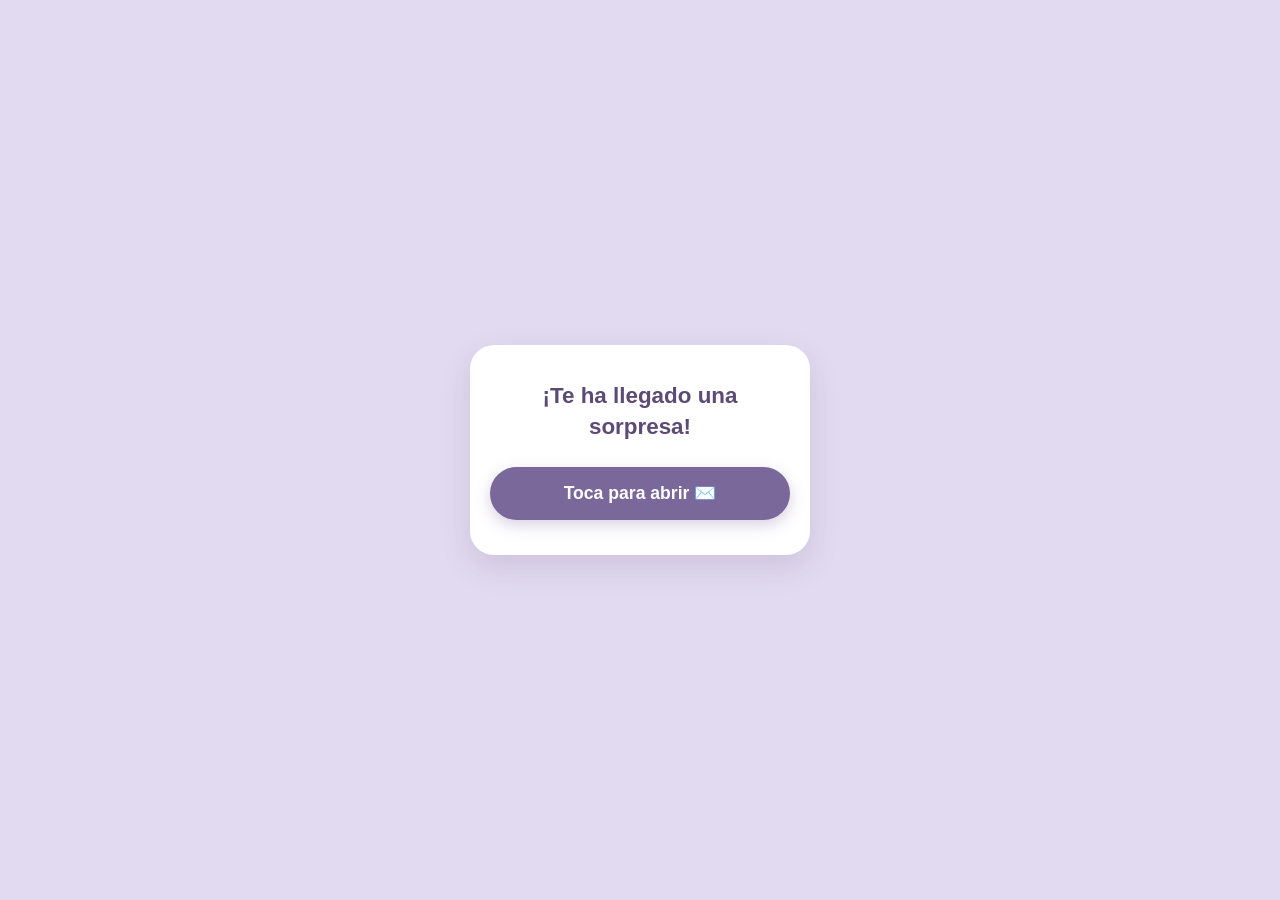
<file: index.html>
<!DOCTYPE html>
<html lang="es">
<head>
  <meta charset="UTF-8">
  <meta name="viewport" content="width=device-width, initial-scale=1.0, maximum-scale=1.0, user-scalable=no">
  <title>Baby Shower</title>
  <link rel="stylesheet" href="edicion.css">
</head>
<body>

  <!-- PANTALLA 1: El botón que el usuario DEBE tocar para permitir el sonido -->
  <div id="gatekeeper" class="gatekeeper-screen">
    <div class="gatekeeper-box">
      <h2>¡Te ha llegado una sorpresa!</h2>
      <button class="play-btn" ontouchstart="startExperience()" onclick="startExperience()">Toca para abrir ✉️</button>
    </div>
  </div>

  <!-- PANTALLA 2: El video empieza con sonido después del clic -->
  <div id="welcomeScreen" class="welcome-screen hidden">
    <!-- ATENCIÓN: Aquí NO va la palabra 'muted' para que pueda sonar -->
    <video loop playsinline id="bgVideo" class="bg-video">
      <source src="ciguena.mp4" type="video/mp4">
    </video>

    <h1 class="main-title">¡Una entrega especial para el Baby Shower!</h1>

    <div class="bottom-content">
      <p class="custom-instruction">Presiona aquí para ver la invitación</p>
      <button class="action-btn" ontouchstart="openInvitation()" onclick="openInvitation()">Ver invitación</button>
    </div>
  </div>

  <script src="ciguena"></script>
</body>
</html>
</file>
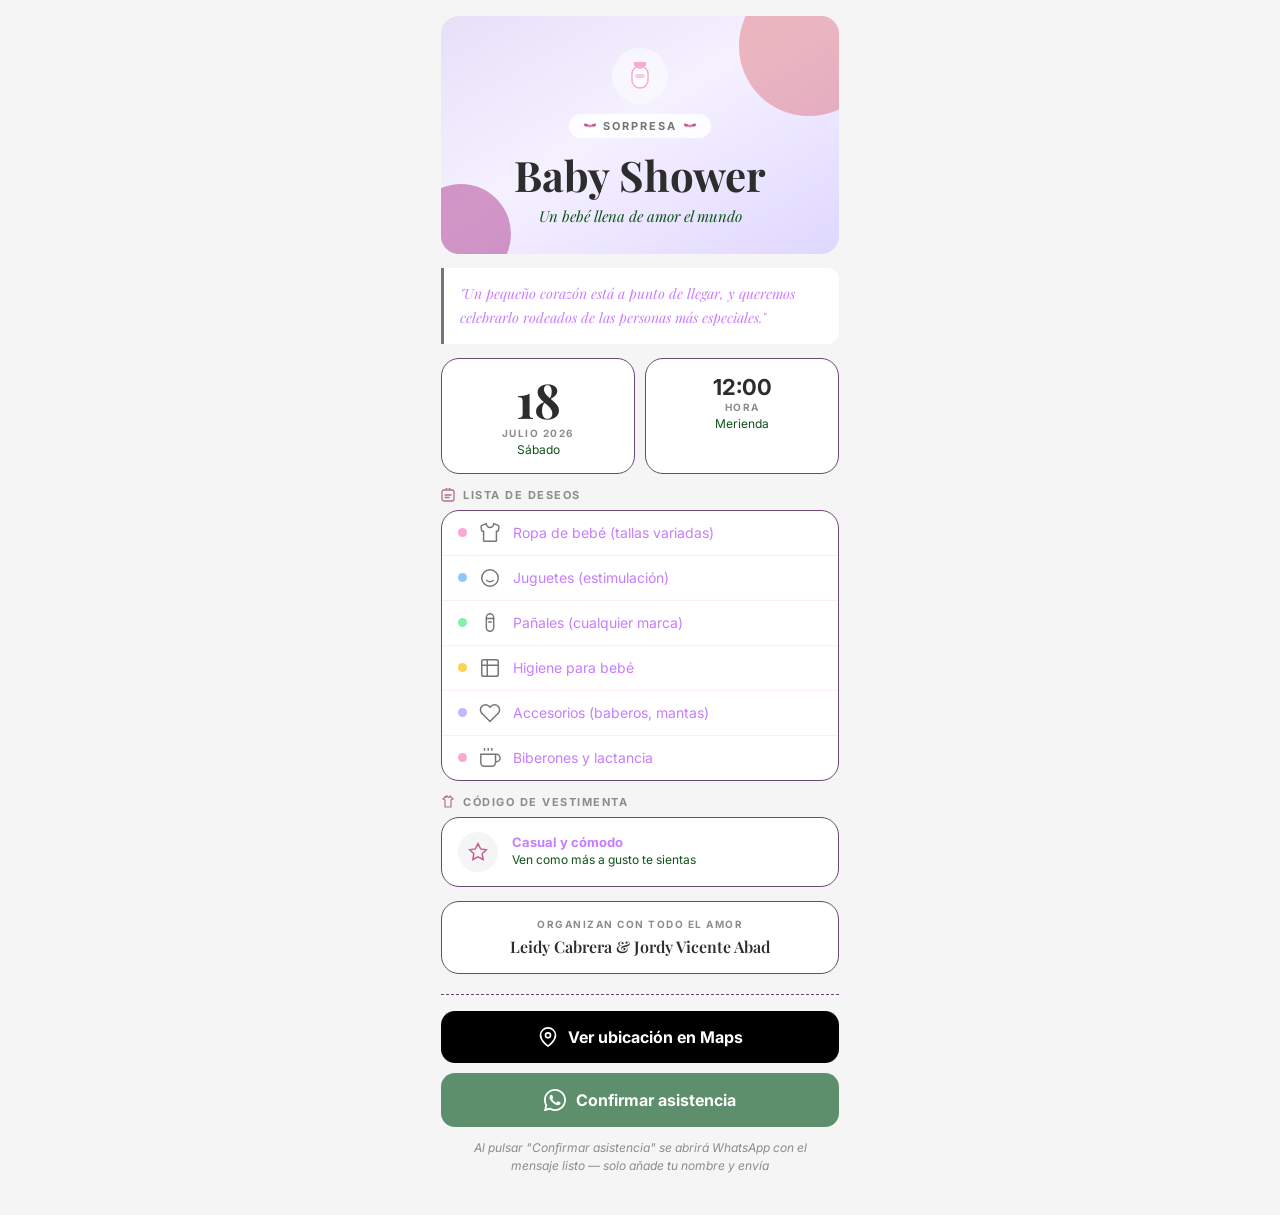
<file: BAY SHOWER/Invitacion/index.html>
<!DOCTYPE html>
<html lang="es">
<head>
<meta charset="UTF-8">
<meta name="viewport" content="width=device-width, initial-scale=1.0, maximum-scale=1.0, user-scalable=no">
<meta name="apple-mobile-web-app-capable" content="yes">
<title>Baby Shower</title>
<link rel="preconnect" href="https://fonts.googleapis.com">
<link rel="preconnect" href="https://fonts.gstatic.com" crossorigin>
<link href="https://fonts.googleapis.com/css2?family=Playfair+Display:ital,wght@0,500;0,700;1,400&family=Inter:wght@400;500;600;700&display=swap" rel="stylesheet">
<style>
:root {
  --pink-deep:  #2d2d2d;
  --pink-mid:   #757575;
  --pink-soft:  #d1d1d1;
  --pink-pale:  #f5f5f5;
  --blue-soft:  #e0e6e6;
  --blue-btn:   #000000;
  --green-wa:   #5d8f6d;
  --white:      #ffffff;
  --text-dark:  #c77dff;
  --text-mid:   #0e5219;
  --text-muted: #8c8c8c;
  --border:     #6c4675;
  --radius-card: 18px;
  --radius-btn:  14px;
}

* { box-sizing: border-box; margin: 0; padding: 0; -webkit-tap-highlight-color: transparent; }

html, body {
  min-height: 100%;
  background: var(--pink-pale);
  font-family: 'Inter', -apple-system, BlinkMacSystemFont, 'Segoe UI', sans-serif;
  -webkit-font-smoothing: antialiased;
}

.page {
  max-width: 430px;
  margin: 0 auto;
  padding: 16px 16px 40px;
}

/* ── HEADER ── */
.header {
  background: linear-gradient(150deg, #E6E0F8 0%, #F5F1FF 45%, #DFD7FF 100%);
  border-radius: var(--radius-card);
  text-align: center;
  padding: 32px 20px 28px;
  position: relative;
  overflow: hidden;
  margin-bottom: 14px;
}
.header::before {
  content: '';
  position: absolute; top: -40px; right: -40px;
  width: 140px; height: 140px;
  background: rgba(207, 7, 7, 0.25);
  border-radius: 50%;
}
.header::after {
  content: '';
  position: absolute; bottom: -30px; left: -30px;
  width: 100px; height: 100px;
  background: rgba(155, 14, 113, 0.4);
  border-radius: 50%;
}

.badge {
  display: inline-flex;
  align-items: center;
  gap: 6px;
  background: rgba(255,255,255,0.88);
  border-radius: 20px;
  padding: 5px 14px;
  font-size: 11px;
  font-weight: 700;
  letter-spacing: 2px;
  color: var(--pink-mid);
  text-transform: uppercase;
  margin-bottom: 14px;
}

.header-icon {
  display: block;
  margin: 0 auto 10px;
}

.title {
  font-family: 'Playfair Display', Georgia, serif;
  font-size: 42px;
  font-weight: 700;
  color: var(--pink-deep);
  line-height: 1.1;
  margin-bottom: 8px;
}

.tagline {
  font-family: 'Playfair Display', Georgia, serif;
  font-style: italic;
  font-size: 15px;
  color: var(--text-mid);
}


/* ── PHRASE ── */
.phrase {
  background: var(--white);
  border-left: 3px solid var(--pink-mid);
  border-radius: 0 12px 12px 0;
  padding: 14px 16px;
  margin-bottom: 14px;
  font-family: 'Playfair Display', serif;
  font-style: italic;
  font-size: 14px;
  color: var(--text-dark);
  line-height: 1.7;
}

/* ── INFO GRID ── */
.info-grid {
  display: grid;
  grid-template-columns: 1fr 1fr;
  gap: 10px;
  margin-bottom: 14px;
}

.info-card {
  background: var(--white);
  border-radius: var(--radius-card);
  padding: 16px 12px;
  text-align: center;
  border: 1px solid var(--border);
}

.info-card .date-num {
  font-family: 'Playfair Display', serif;
  font-size: 48px;
  font-weight: 700;
  color: var(--pink-deep);
  line-height: 1;
  margin-bottom: 4px;
}
.info-card .ic-label {
  font-size: 10px;
  font-weight: 700;
  text-transform: uppercase;
  letter-spacing: 1.5px;
  color: var(--text-muted);
  margin-bottom: 2px;
}
.info-card .ic-value {
  font-size: 22px;
  font-weight: 700;
  color: var(--pink-deep);
  line-height: 1.1;
  margin-bottom: 2px;
}
.info-card .ic-sub {
  font-size: 12px;
  color: var(--text-mid);
  margin-top: 3px;
}

/* ── SECTION LABEL ── */
.section-label {
  display: flex;
  align-items: center;
  gap: 8px;
  font-size: 11px;
  font-weight: 700;
  text-transform: uppercase;
  letter-spacing: 1.5px;
  color: var(--text-muted);
  margin-bottom: 8px;
  margin-top: 4px;
}
.section-label svg { flex-shrink: 0; }

/* ── WISHLIST ── */
.wishlist {
  background: var(--white);
  border-radius: var(--radius-card);
  border: 1px solid var(--border);
  overflow: hidden;
  margin-bottom: 14px;
}
.wish-item {
  display: flex;
  align-items: center;
  gap: 12px;
  padding: 11px 16px;
  border-bottom: 1px solid #fceef6;
  font-size: 14px;
  color: var(--text-dark);
}
.wish-item:last-child { border-bottom: none; }
.wish-dot {
  width: 9px; height: 9px;
  border-radius: 50%;
  flex-shrink: 0;
}
.wish-icon {
  width: 22px; height: 22px;
  flex-shrink: 0;
  color: var(--pink-mid);
}

/* ── DRESS & ORGANIZERS ── */
.info-row {
  background: var(--white);
  border-radius: var(--radius-card);
  border: 1px solid var(--border);
  padding: 14px 16px;
  margin-bottom: 14px;
  display: flex;
  align-items: center;
  gap: 14px;
}
.info-row-icon {
  width: 40px; height: 40px;
  border-radius: 50%;
  background: var(--pink-pale);
  display: flex; align-items: center; justify-content: center;
  flex-shrink: 0;
}
.info-row-text { flex: 1; }
.info-row-title {
  font-size: 13px; font-weight: 700; color: var(--text-dark); margin-bottom: 2px;
}
.info-row-sub {
  font-size: 12px; color: var(--text-mid); line-height: 1.4;
}

.org-card {
  background: var(--white);
  border-radius: var(--radius-card);
  border: 1px solid var(--border);
  padding: 16px;
  text-align: center;
  margin-bottom: 20px;
}
.org-label-text {
  font-size: 10px; font-weight: 700;
  text-transform: uppercase; letter-spacing: 1.5px;
  color: var(--text-muted); margin-bottom: 6px;
}
.org-names {
  font-family: 'Playfair Display', serif;
  font-size: 16px; font-weight: 600; color: var(--pink-deep);
}

/* ── BUTTONS ── */
.divider-line {
  border: none; border-top: 1px dashed var(--border);
  margin-bottom: 16px;
}

.btn-maps {
  display: flex;
  align-items: center;
  justify-content: center;
  gap: 10px;
  background: var(--blue-btn);
  color: var(--white);
  text-decoration: none;
  border-radius: var(--radius-btn);
  padding: 16px 20px;
  font-size: 16px;
  font-weight: 700;
  margin-bottom: 10px;
  -webkit-appearance: none;
  cursor: pointer;
  width: 100%;
  border: none;
  /* iOS active state */
  transition: opacity 0.15s;
}
.btn-maps:active { opacity: 0.82; }

.btn-confirm {
  display: flex;
  align-items: center;
  justify-content: center;
  gap: 10px;
  background: var(--green-wa);
  color: var(--white);
  text-decoration: none;
  border-radius: var(--radius-btn);
  padding: 16px 20px;
  font-size: 16px;
  font-weight: 700;
  -webkit-appearance: none;
  cursor: pointer;
  width: 100%;
  border: none;
  transition: opacity 0.15s;
}
.btn-confirm:active { opacity: 0.82; }

.footer-note {
  text-align: center;
  margin-top: 12px;
  font-size: 12px;
  color: var(--text-muted);
  font-style: italic;
  line-height: 1.5;
  padding: 0 8px;
}

/* ── ANIMATIONS ── */
@media (prefers-reduced-motion: no-preference) {
  .page > * { animation: fadeUp 0.4s ease both; }
  .page > *:nth-child(2) { animation-delay: 0.06s; }
  .page > *:nth-child(3) { animation-delay: 0.12s; }
  .page > *:nth-child(4) { animation-delay: 0.18s; }
  @keyframes fadeUp {
    from { opacity: 0; transform: translateY(12px); }
    to   { opacity: 1; transform: translateY(0); }
  }
}
</style>
</head>
<body>
<div class="page">

  <!-- HEADER -->
  <div class="header">
    <!-- Baby bottle SVG icon — no emoji, renders identically everywhere -->
    <svg class="header-icon" width="56" height="56" viewBox="0 0 56 56" fill="none" xmlns="http://www.w3.org/2000/svg">
      <rect width="56" height="56" rx="28" fill="rgba(255,255,255,0.5)"/>
      <path d="M22 14h12v4H22z" rx="2" fill="#f9a8d4"/>
      <rect x="20" y="18" width="16" height="22" rx="8" fill="white" stroke="#f9a8d4" stroke-width="1.5"/>
      <rect x="23" y="26" width="10" height="4" rx="2" fill="#f9a8d4" opacity="0.6"/>
      <path d="M24 18 Q28 22 32 18" stroke="#f9a8d4" stroke-width="1.5" fill="none"/>
    </svg>

    <div class="badge">
      <!-- Bow SVG -->
      <svg width="14" height="10" viewBox="0 0 14 10" fill="none">
        <path d="M7 5 C5 3 1 1 1 4 C1 6 4 6 7 5Z" fill="#c06090"/>
        <path d="M7 5 C9 3 13 1 13 4 C13 6 10 6 7 5Z" fill="#c06090"/>
        <circle cx="7" cy="5" r="1.5" fill="#e080b0"/>
      </svg>
      Sorpresa
      <svg width="14" height="10" viewBox="0 0 14 10" fill="none">
        <path d="M7 5 C5 3 1 1 1 4 C1 6 4 6 7 5Z" fill="#c06090"/>
        <path d="M7 5 C9 3 13 1 13 4 C13 6 10 6 7 5Z" fill="#c06090"/>
        <circle cx="7" cy="5" r="1.5" fill="#e080b0"/>
      </svg>
    </div>

    <div class="title">Baby Shower</div>
    <div class="tagline">Un bebé llena de amor el mundo</div>
  </div>



  <!-- PHRASE -->
  <div class="phrase">
    "Un pequeño corazón está a punto de llegar, y queremos celebrarlo rodeados de las personas más especiales."
  </div>

  <!-- DATE & TIME -->
  <div class="info-grid">
    <div class="info-card">
      <div class="date-num">18</div>
      <div class="ic-label">Julio 2026</div>
      <div class="ic-sub">Sábado</div>
    </div>
    <div class="info-card">
      <div class="ic-value">12:00</div>
      <div class="ic-label">Hora</div>
      <div class="ic-sub">Merienda</div>
    </div>
  </div>

  <!-- WISHLIST -->
  <div class="section-label">
    <svg width="14" height="14" viewBox="0 0 14 14" fill="none"><rect x="1" y="2" width="12" height="11" rx="2" stroke="#b07090" stroke-width="1.3"/><path d="M5 2V1.5a2 2 0 1 1 4 0V2" stroke="#b07090" stroke-width="1.3"/><path d="M4 7h6M4 9.5h4" stroke="#b07090" stroke-width="1.3" stroke-linecap="round"/></svg>
    Lista de deseos
  </div>
  <div class="wishlist">
    <div class="wish-item">
      <div class="wish-dot" style="background:#f9a8d4"></div>
      <svg class="wish-icon" viewBox="0 0 24 24" fill="none" stroke="currentColor" stroke-width="1.6"><path d="M20.38 3.46L16 2a4 4 0 0 1-8 0L3.62 3.46a2 2 0 0 0-1.34 2.23l.58 3.57a1 1 0 0 0 .99.84H5v10a1 1 0 0 0 1 1h12a1 1 0 0 0 1-1V10h1.15a1 1 0 0 0 .99-.84l.58-3.57a2 2 0 0 0-1.34-2.23z"/></svg>
      <span>Ropa de bebé (tallas variadas)</span>
    </div>
    <div class="wish-item">
      <div class="wish-dot" style="background:#93c5fd"></div>
      <svg class="wish-icon" viewBox="0 0 24 24" fill="none" stroke="currentColor" stroke-width="1.6"><circle cx="12" cy="12" r="9"/><path d="M8 14s1.5 2 4 2 4-2 4-2"/><line x1="9" y1="9" x2="9.01" y2="9"/><line x1="15" y1="9" x2="15.01" y2="9"/></svg>
      <span>Juguetes (estimulación)</span>
    </div>
    <div class="wish-item">
      <div class="wish-dot" style="background:#86efac"></div>
      <svg class="wish-icon" viewBox="0 0 24 24" fill="none" stroke="currentColor" stroke-width="1.6"><path d="M12 2a4 4 0 0 1 4 4v1H8V6a4 4 0 0 1 4-4z"/><path d="M8 7v10a4 4 0 0 0 8 0V7"/><path d="M10 11h4"/></svg>
      <span>Pañales (cualquier marca)</span>
    </div>
    <div class="wish-item">
      <div class="wish-dot" style="background:#fcd34d"></div>
      <svg class="wish-icon" viewBox="0 0 24 24" fill="none" stroke="currentColor" stroke-width="1.6"><path d="M9 3H5a2 2 0 0 0-2 2v4m6-6h10a2 2 0 0 1 2 2v4M9 3v18m0 0h10a2 2 0 0 0 2-2V9M9 21H5a2 2 0 0 1-2-2V9m0 0h18"/></svg>
      <span>Higiene para bebé</span>
    </div>
    <div class="wish-item">
      <div class="wish-dot" style="background:#c4b5fd"></div>
      <svg class="wish-icon" viewBox="0 0 24 24" fill="none" stroke="currentColor" stroke-width="1.6"><path d="M20.84 4.61a5.5 5.5 0 0 0-7.78 0L12 5.67l-1.06-1.06a5.5 5.5 0 0 0-7.78 7.78l1.06 1.06L12 21.23l7.78-7.78 1.06-1.06a5.5 5.5 0 0 0 0-7.78z"/></svg>
      <span>Accesorios (baberos, mantas)</span>
    </div>
    <div class="wish-item">
      <div class="wish-dot" style="background:#f9a8d4"></div>
      <svg class="wish-icon" viewBox="0 0 24 24" fill="none" stroke="currentColor" stroke-width="1.6"><path d="M18 8h1a4 4 0 0 1 0 8h-1"/><path d="M2 8h16v9a4 4 0 0 1-4 4H6a4 4 0 0 1-4-4V8z"/><line x1="6" y1="1" x2="6" y2="4"/><line x1="10" y1="1" x2="10" y2="4"/><line x1="14" y1="1" x2="14" y2="4"/></svg>
      <span>Biberones y lactancia</span>
    </div>
  </div>

  <!-- DRESS CODE -->
  <div class="section-label">
    <svg width="14" height="14" viewBox="0 0 14 14" fill="none"><path d="M5 1L2 4l2 1v7h6V5l2-1-3-3-1 1.5L7 2l-1-1-1 1.5L5 1z" stroke="#b07090" stroke-width="1.2" stroke-linejoin="round"/></svg>
    Código de vestimenta
  </div>
  <div class="info-row" style="margin-bottom:14px">
    <div class="info-row-icon">
      <svg width="20" height="20" viewBox="0 0 24 24" fill="none" stroke="#c06090" stroke-width="1.8"><path d="M12 2l3.09 6.26L22 9.27l-5 4.87 1.18 6.88L12 17.77l-6.18 3.25L7 14.14 2 9.27l6.91-1.01L12 2z"/></svg>
    </div>
    <div class="info-row-text">
      <div class="info-row-title">Casual y cómodo</div>
      <div class="info-row-sub">Ven como más a gusto te sientas</div>
    </div>
  </div>

  <!-- ORGANIZERS -->
  <div class="org-card">
    <div class="org-label-text">Organizan con todo el amor</div>
    <div class="org-names">Leidy Cabrera &amp; Jordy Vicente Abad</div>
  </div>

  <hr class="divider-line">

  <!-- MAPS BUTTON -->
  <!-- iOS: maps:// deep link with fallback to Google Maps URL -->
  <a class="btn-maps"
     href="https://maps.app.goo.gl/DRmSBZDxuDxQxw3R8"
     onclick="
       var ua = navigator.userAgent;
       if (/iPhone|iPad|iPod/.test(ua)) {
         window.location.href = 'maps://?q=Baby+Shower&saddr=&daddr=Avda+de+los+Toreros';
         setTimeout(function(){ window.open('https://maps.app.goo.gl/DRmSBZDxuDxQxw3R8','_blank'); }, 800);
         return false;
       }
     ">
    <svg width="20" height="20" viewBox="0 0 24 24" fill="none" stroke="currentColor" stroke-width="2" stroke-linecap="round" stroke-linejoin="round">
      <path d="M21 10c0 7-9 13-9 13s-9-6-9-13a9 9 0 0 1 18 0z"/>
      <circle cx="12" cy="10" r="3"/>
    </svg>
    Ver ubicación en Maps
  </a>

  <!-- WHATSAPP CONFIRM BUTTON -->
  <!-- wa.me works on both iOS and Android -->
  <a class="btn-confirm"
     href="https://wa.me/34603460945?text=%C2%A1Hola!%20Confirmo%20mi%20asistencia%20al%20Baby%20Shower%20del%2018%20de%20julio%20%F0%9F%8D%BC%E2%9C%A8%20Mi%20nombre%20es%3A%20">
    <svg width="22" height="22" viewBox="0 0 24 24" fill="currentColor" xmlns="http://www.w3.org/2000/svg">
      <path d="M17.472 14.382c-.297-.149-1.758-.867-2.03-.967-.273-.099-.471-.148-.67.15-.197.297-.767.966-.94 1.164-.173.199-.347.223-.644.075-.297-.15-1.255-.463-2.39-1.475-.883-.788-1.48-1.761-1.653-2.059-.173-.297-.018-.458.13-.606.134-.133.298-.347.446-.52.149-.174.198-.298.298-.497.099-.198.05-.371-.025-.52-.075-.149-.669-1.612-.916-2.207-.242-.579-.487-.5-.669-.51-.173-.008-.371-.01-.57-.01-.198 0-.52.074-.792.372-.272.297-1.04 1.016-1.04 2.479 0 1.462 1.065 2.875 1.213 3.074.149.198 2.096 3.2 5.077 4.487.709.306 1.262.489 1.694.625.712.227 1.36.195 1.871.118.571-.085 1.758-.719 2.006-1.413.248-.694.248-1.289.173-1.413-.074-.124-.272-.198-.57-.347z"/>
      <path d="M12 0C5.373 0 0 5.373 0 12c0 2.138.562 4.144 1.542 5.879L.057 23.428a.5.5 0 0 0 .619.612l5.701-1.523A11.95 11.95 0 0 0 12 24c6.627 0 12-5.373 12-12S18.627 0 12 0zm0 22c-1.9 0-3.677-.524-5.196-1.432l-.372-.22-3.855 1.03 1.012-3.74-.241-.386A9.95 9.95 0 0 1 2 12C2 6.486 6.486 2 12 2s10 4.486 10 10-4.486 10-10 10z"/>
    </svg>
    Confirmar asistencia
  </a>

  <p class="footer-note">
    Al pulsar "Confirmar asistencia" se abrirá WhatsApp con el mensaje listo — solo añade tu nombre y envía
  </p>

</div>
</body>
</html>
</file>
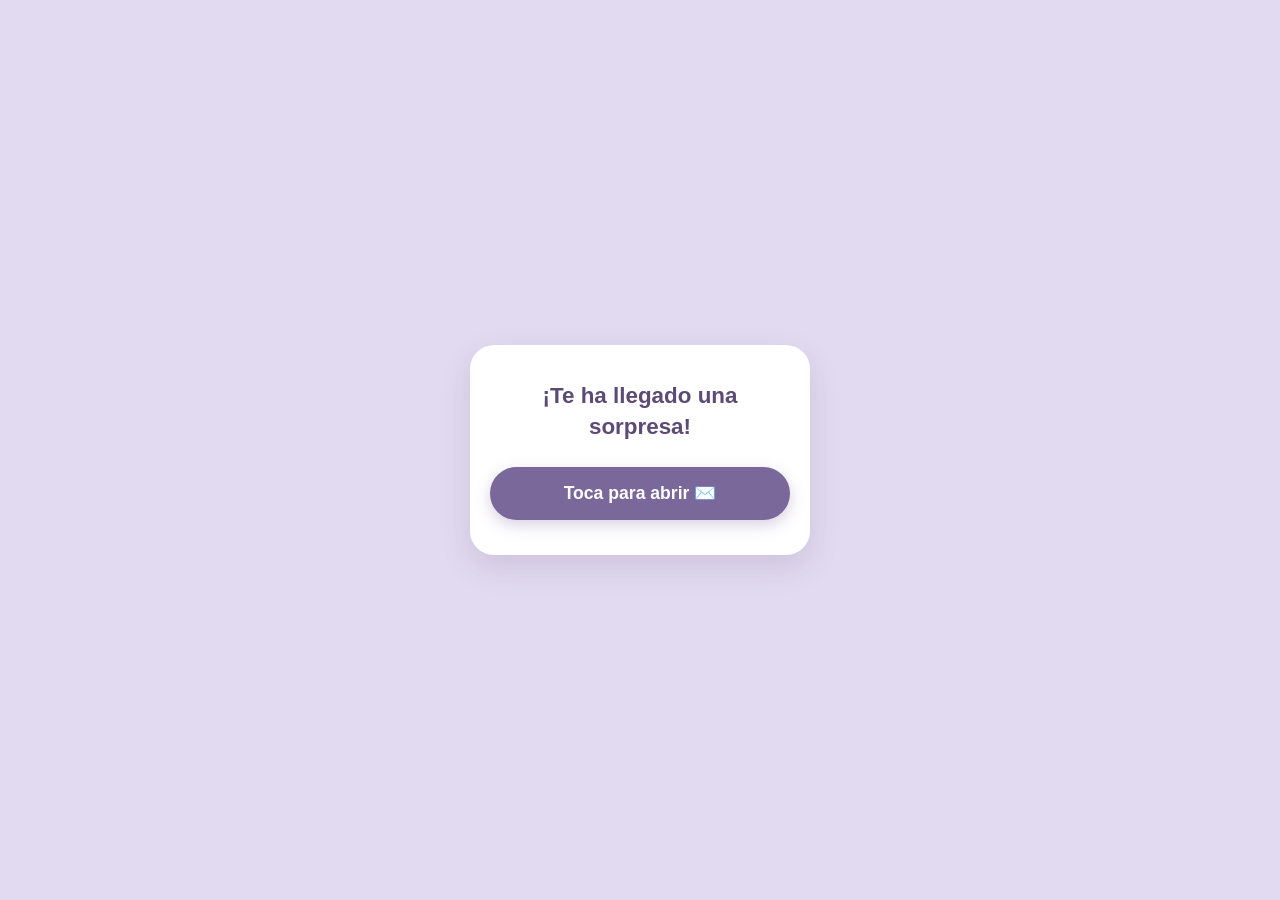
<file: BAY SHOWER/entrada.html>
<!DOCTYPE html>
<html lang="es">
<head>
  <meta charset="UTF-8">
  <meta name="viewport" content="width=device-width, initial-scale=1.0, maximum-scale=1.0, user-scalable=no">
  <title>Baby Shower</title>
  <!-- Enlace exacto a tu archivo edicion.css -->
  <link rel="stylesheet" href="edicion.css">
</head>
<body>

  <!-- PANTALLA 1: Botón de entrada para activar el sonido -->
  <div id="gatekeeper" class="gatekeeper-screen">
    <div class="gatekeeper-box">
      <h2>¡Te ha llegado una sorpresa!</h2>
      <button class="play-btn" ontouchstart="startExperience()" onclick="startExperience()">Toca para abrir ✉️</button>
    </div>
  </div>

  <!-- PANTALLA 2: Reproducción del video de la cigüeña -->
  <div id="welcomeScreen" class="welcome-screen hidden">
    <video loop muted playsinline id="bgVideo" class="bg-video">
      <source src="ciguena.mp4" type="video/mp4">
    </video>

    <h1 class="main-title">¡Una entrega especial para el Baby Shower!</h1>

    <div class="bottom-content">
      <p class="custom-instruction">Presiona aquí para ver la invitación</p>
      <button class="action-btn" ontouchstart="openInvitation()" onclick="openInvitation()">Ver invitación</button>
    </div>
  </div>

  <!-- Enlace exacto a tu archivo de script ciguena -->
  <script src="ciguena"></script>
</body>
</html>
</file>
<file: edicion.css>
/* ==========================================
   1. RESET GENERAL OPTIMIZADO PARA MÓVILES
   ========================================== */
* {
  box-sizing: border-box;
  margin: 0;
  padding: 0;
  -webkit-tap-highlight-color: transparent; 
}

body {
  overflow: hidden;
  font-family: 'Arial', sans-serif;
  width: 100vw;
  height: 100dvh; 
  background-color: #e2daf0;
}

.hidden {
  display: none !important;
}

/* ==========================================
   2. PANTALLA 1: PUERTA DE ENTRADA (GATEKEEPER)
   ========================================== */
.gatekeeper-screen {
  position: fixed;
  top: 0;
  left: 0;
  width: 100vw;
  height: 100dvh;
  background-color: #e2daf0; 
  display: flex;
  justify-content: center;
  align-items: center;
  z-index: 2000;
  padding: 20px;
}

.gatekeeper-box {
  text-align: center;
  background: #ffffff;
  padding: 35px 20px;
  border-radius: 24px;
  box-shadow: 0 12px 30px rgba(92, 75, 117, 0.15);
  width: 100%;
  max-width: 340px;
}

.gatekeeper-box h2 {
  color: #5c4b75;
  font-size: 1.4rem;
  margin-bottom: 25px;
  line-height: 1.4;
}

.play-btn {
  background-color: #7b689a;
  color: #ffffff;
  border: none;
  padding: 16px 30px;
  font-size: 1.1rem;
  font-weight: bold;
  border-radius: 30px;
  cursor: pointer;
  width: 100%;
  box-shadow: 0 5px 15px rgba(123, 104, 154, 0.3);
  transition: transform 0.1s ease;
}

.play-btn:active {
  transform: scale(0.98); 
}

/* ==========================================
   3. PANTALLA 2: VIDEO DE FONDO Y TEXTOS
   ========================================== */
.welcome-screen {
  position: fixed;
  top: 0;
  left: 0;
  width: 100vw;
  height: 100dvh;
  overflow: hidden;
  display: flex;
  flex-direction: column;
  justify-content: space-between;
  align-items: center;
  padding: 50px 20px 40px 20px; 
  z-index: 1000;
}

.bg-video {
  position: absolute;
  top: 0;
  left: 0;
  width: 100%;
  height: 100%;
  object-fit: cover;
  z-index: -1;
}

.main-title {
  position: relative;
  z-index: 10;
  color: #ffffff;
  font-size: 1.6rem;
  text-align: center;
  line-height: 1.3;
  text-shadow: 2px 2px 8px rgba(0, 0, 0, 0.5);
  background: rgba(123, 104, 154, 0.55); 
  padding: 14px 18px;
  border-radius: 16px;
  max-width: 95%;
}

.bottom-content {
  position: relative;
  z-index: 10;
  display: flex;
  flex-direction: column;
  align-items: center;
  gap: 14px;
  width: 100%;
}

.custom-instruction {
  color: #ffffff;
  font-size: 0.95rem;
  font-weight: bold;
  text-align: center;
  text-shadow: 1px 1px 4px rgba(0, 0, 0, 0.5);
  background: rgba(0, 0, 0, 0.35); 
  padding: 8px 18px;
  border-radius: 20px;
}

.action-btn {
  background-color: #1e7e85; 
  color: #ffffff;
  border: none;
  padding: 15px 32px;
  font-size: 1.1rem;
  font-weight: bold;
  border-radius: 28px;
  cursor: pointer;
  width: 85%;
  max-width: 280px;
  box-shadow: 0 6px 15px rgba(0, 0, 0, 0.25);
  transition: transform 0.1s ease;
}

.action-btn:active {
  transform: scale(0.96);
}
</file>
<file: BAY SHOWER/edicion.css>
/* ==========================================
   1. RESET GENERAL OPTIMIZADO PARA MÓVILES
   ========================================== */
* {
  box-sizing: border-box;
  margin: 0;
  padding: 0;
  -webkit-tap-highlight-color: transparent; 
}

body {
  overflow: hidden;
  font-family: 'Arial', sans-serif;
  width: 100vw;
  height: 100dvh; 
  background-color: #e2daf0;
}

.hidden {
  display: none !important;
}

/* ==========================================
   2. PANTALLA 1: PUERTA DE ENTRADA (GATEKEEPER)
   ========================================== */
.gatekeeper-screen {
  position: fixed;
  top: 0;
  left: 0;
  width: 100vw;
  height: 100dvh;
  background-color: #e2daf0; 
  display: flex;
  justify-content: center;
  align-items: center;
  z-index: 2000;
  padding: 20px;
}

.gatekeeper-box {
  text-align: center;
  background: #ffffff;
  padding: 35px 20px;
  border-radius: 24px;
  box-shadow: 0 12px 30px rgba(92, 75, 117, 0.15);
  width: 100%;
  max-width: 340px;
}

.gatekeeper-box h2 {
  color: #5c4b75;
  font-size: 1.4rem;
  margin-bottom: 25px;
  line-height: 1.4;
}

.play-btn {
  background-color: #7b689a;
  color: #ffffff;
  border: none;
  padding: 16px 30px;
  font-size: 1.1rem;
  font-weight: bold;
  border-radius: 30px;
  cursor: pointer;
  width: 100%;
  box-shadow: 0 5px 15px rgba(123, 104, 154, 0.3);
  transition: transform 0.1s ease;
}

.play-btn:active {
  transform: scale(0.98); 
}

/* ==========================================
   3. PANTALLA 2: VIDEO DE FONDO Y TEXTOS
   ========================================== */
.welcome-screen {
  position: fixed;
  top: 0;
  left: 0;
  width: 100vw;
  height: 100dvh;
  overflow: hidden;
  display: flex;
  flex-direction: column;
  justify-content: space-between;
  align-items: center;
  padding: 50px 20px 40px 20px; 
  z-index: 1000;
}

.bg-video {
  position: absolute;
  top: 0;
  left: 0;
  width: 100%;
  height: 100%;
  object-fit: cover;
  z-index: -1;
}

.main-title {
  position: relative;
  z-index: 10;
  color: #ffffff;
  font-size: 1.6rem;
  text-align: center;
  line-height: 1.3;
  text-shadow: 2px 2px 8px rgba(0, 0, 0, 0.5);
  background: rgba(123, 104, 154, 0.55); 
  padding: 14px 18px;
  border-radius: 16px;
  max-width: 95%;
}

.bottom-content {
  position: relative;
  z-index: 10;
  display: flex;
  flex-direction: column;
  align-items: center;
  gap: 14px;
  width: 100%;
}

.custom-instruction {
  color: #ffffff;
  font-size: 0.95rem;
  font-weight: bold;
  text-align: center;
  text-shadow: 1px 1px 4px rgba(0, 0, 0, 0.5);
  background: rgba(0, 0, 0, 0.35); 
  padding: 8px 18px;
  border-radius: 20px;
}

.action-btn {
  background-color: #1e7e85; 
  color: #ffffff;
  border: none;
  padding: 15px 32px;
  font-size: 1.1rem;
  font-weight: bold;
  border-radius: 28px;
  cursor: pointer;
  width: 85%;
  max-width: 280px;
  box-shadow: 0 6px 15px rgba(0, 0, 0, 0.25);
  transition: transform 0.1s ease;
}

.action-btn:active {
  transform: scale(0.96);
}
</file>
